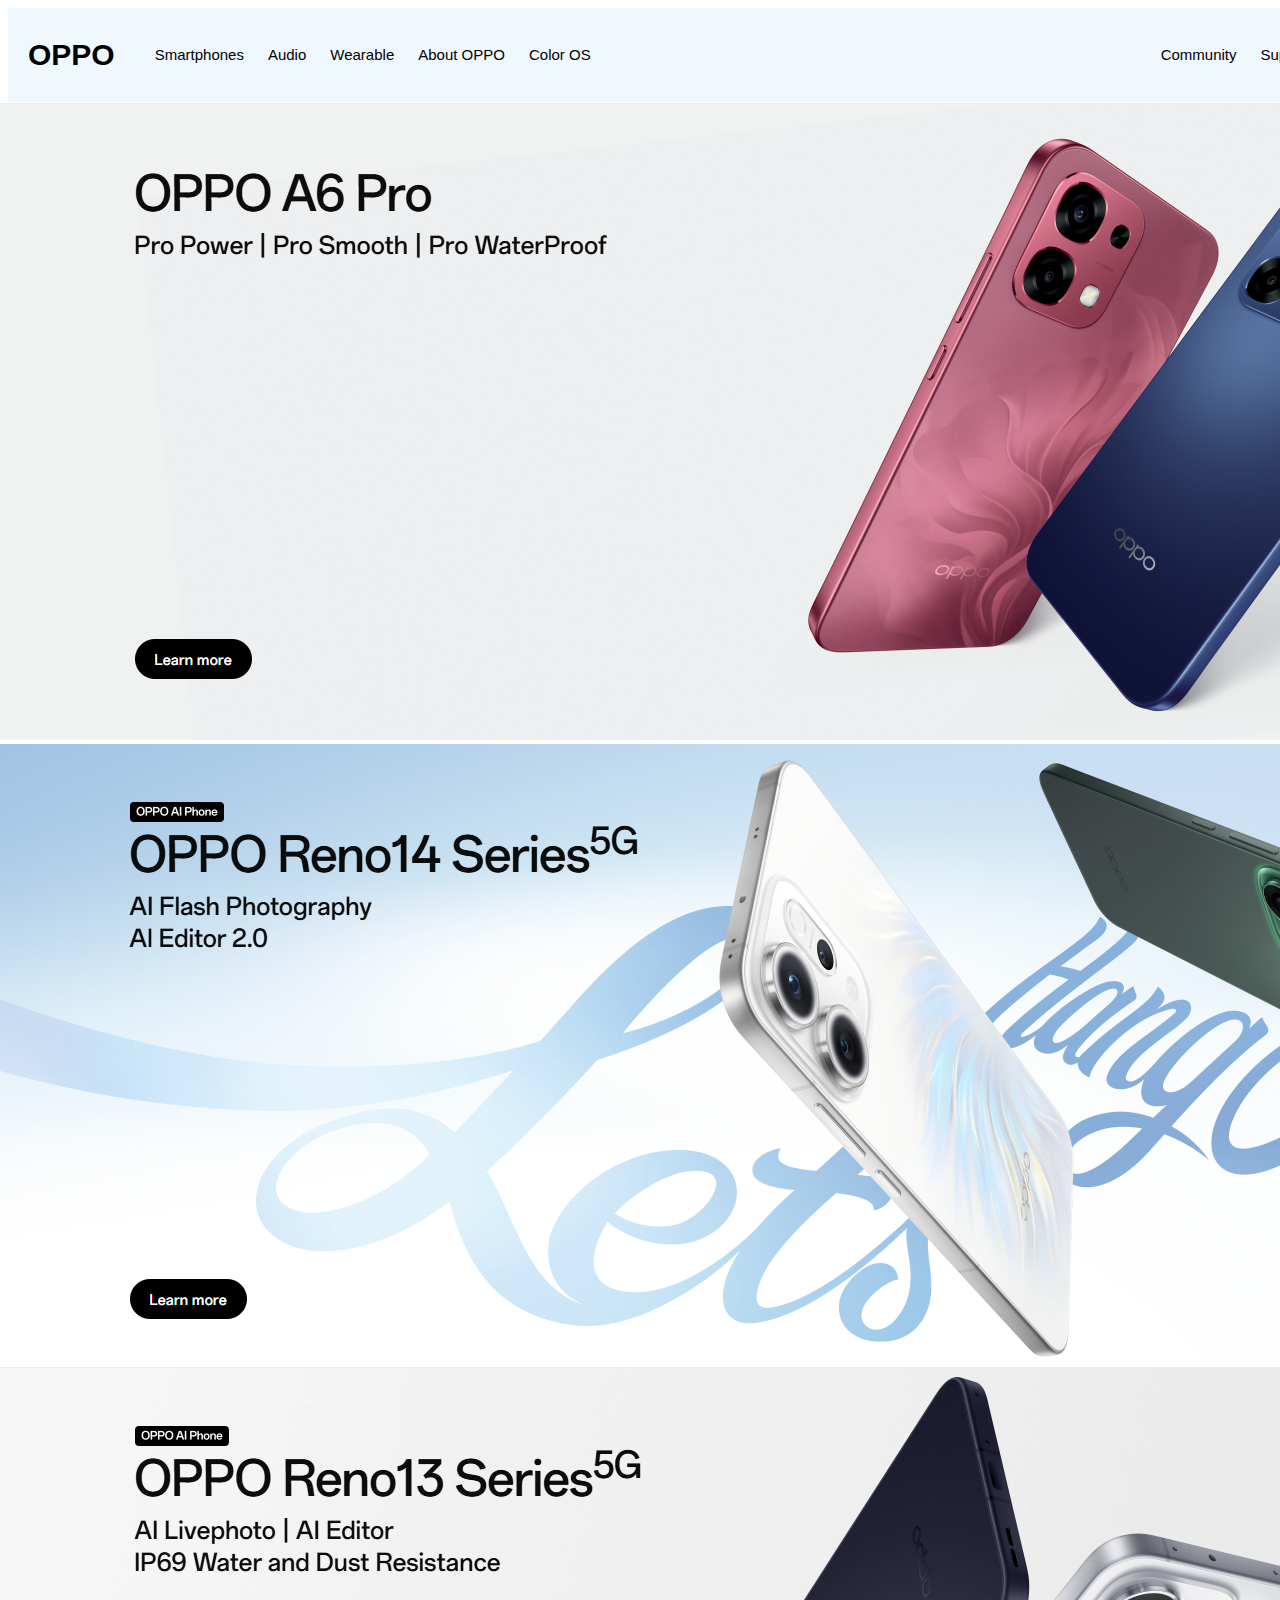
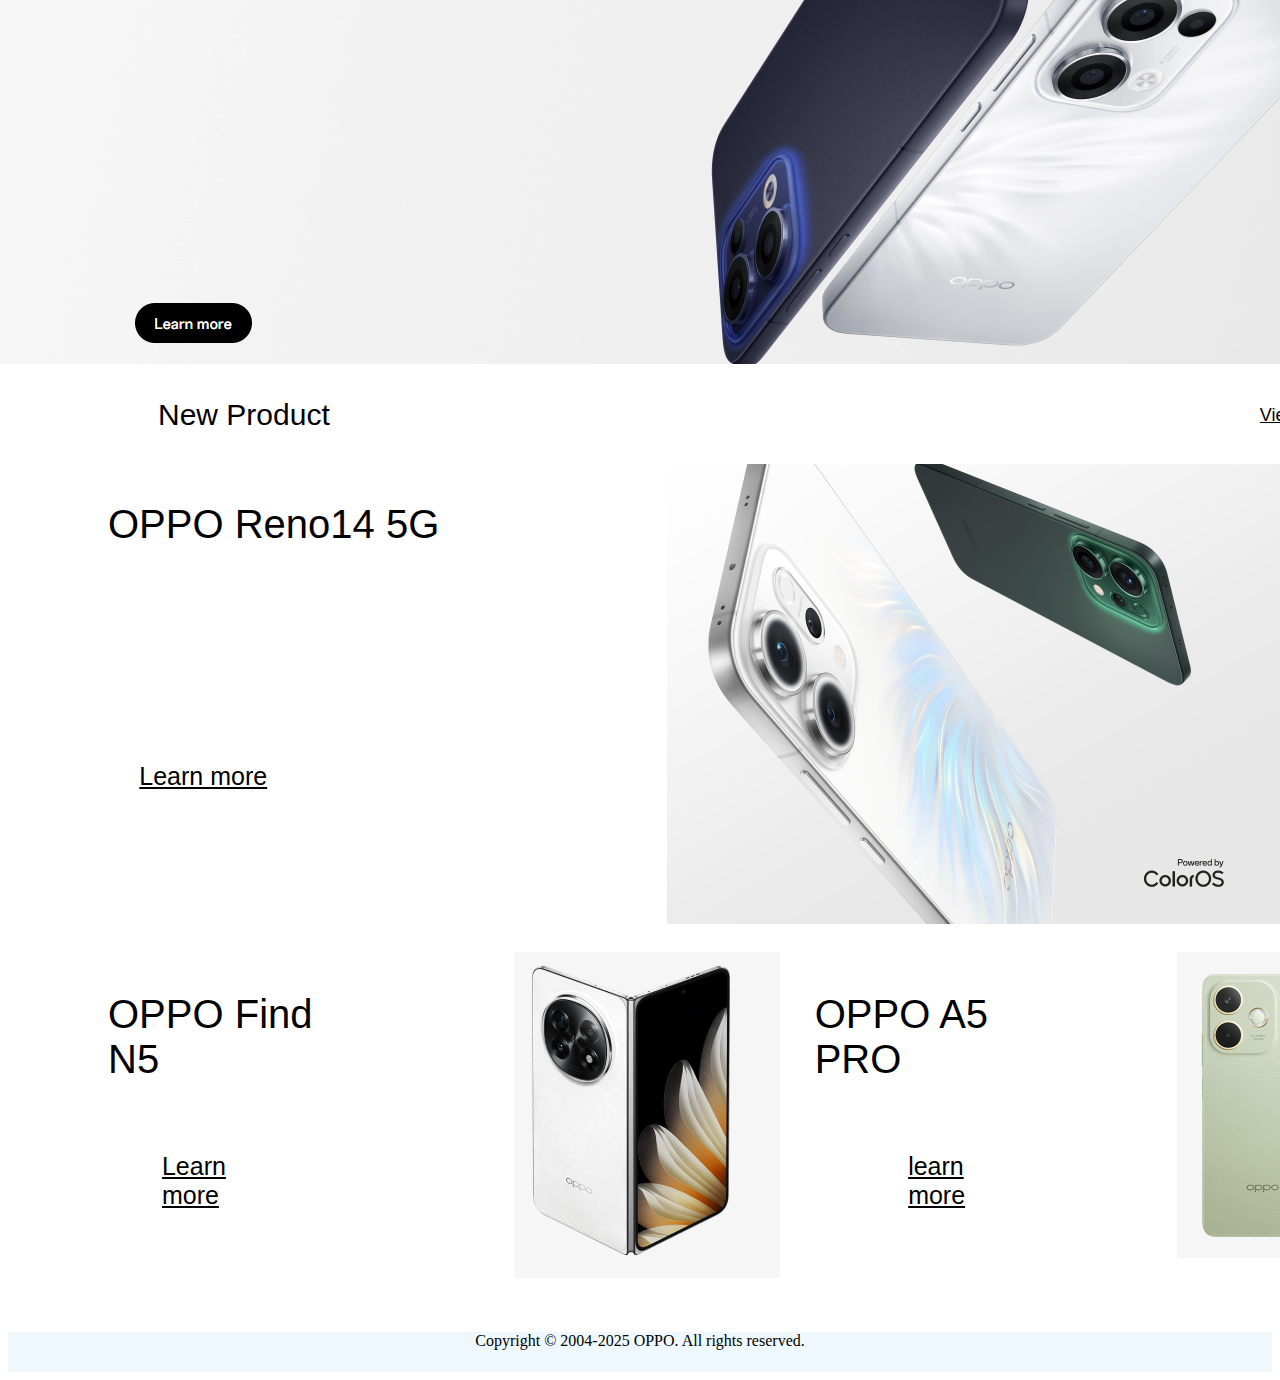
<file: index.html>
<!DOCTYPE html>
<html lang="en">
<head>
    <meta charset="UTF-8">
    <meta name="viewport" content="width=device-width, initial-scale=1.0">
    <title>OPPO</title>
    <link rel="stylesheet" href="styles.css">
</head>
<body>
    <nav class="one">
        <div class="two">
            <p>OPPO</p>
            <div class="three">
                <a href="./about.html">Smartphones</a>
                <a href="./about.html">Audio</a>
                <a href="./about.html">Wearable</a>
                <a href="./about.html">About OPPO</a>
                <a href="./about.html">Color OS</a>
                
            </div>
               <div class="four">
            <a href="./community.html">Community</a>
            <a href="./support.html">Support</a>
        </div>
        </div>
     
    </nav>
    <div class="all">
    <div class="five">
        <img src="./Screenshot 2025-10-08 021453.png" alt="">
    </div>
    <div class="six">
        <img src="./Screenshot 2025-10-08 023131.png" alt="">
    </div>
    <div class="seven">
        <img src="./Screenshot 2025-10-08 023457.png" alt="">
    </div>
    </div>
    <div class="ok">
        <div class="pro">
            <p>New Product</p>
            <div class="Prod">
                <a href="./audio.html">View more produvt</a>
            </div>
        </div>
    </div>
    <div class="eight">
        <div class="nine">
            <p>OPPO Reno14 5G</p>
          
            <a href="./about.html">Learn more</a>
            <div class="ten">
                <img src="./Screenshot 2025-10-08 025121.png" alt="">
            </div>
        </div>
    </div>
    <div class="top">
        <div class="end">
            <p>OPPO Find N5</p>
            <a href="./about.html">Learn more</a>
            <div class="po">
                <img src="./Screenshot 2025-10-08 032406.png" alt="">
            </div>
        </div>
        <div class="to">
            <p>OPPO A5 PRO</p>
            <a href="./about.html">learn more</a>
            <div class="lo">
                <img src="./Screenshot 2025-10-08 033256.png" alt="">
            </div>
        </div>
    </div>
    <footer>
        Copyright © 2004-2025 OPPO. All rights reserved.
    </footer>
</body>
</html>
</file>
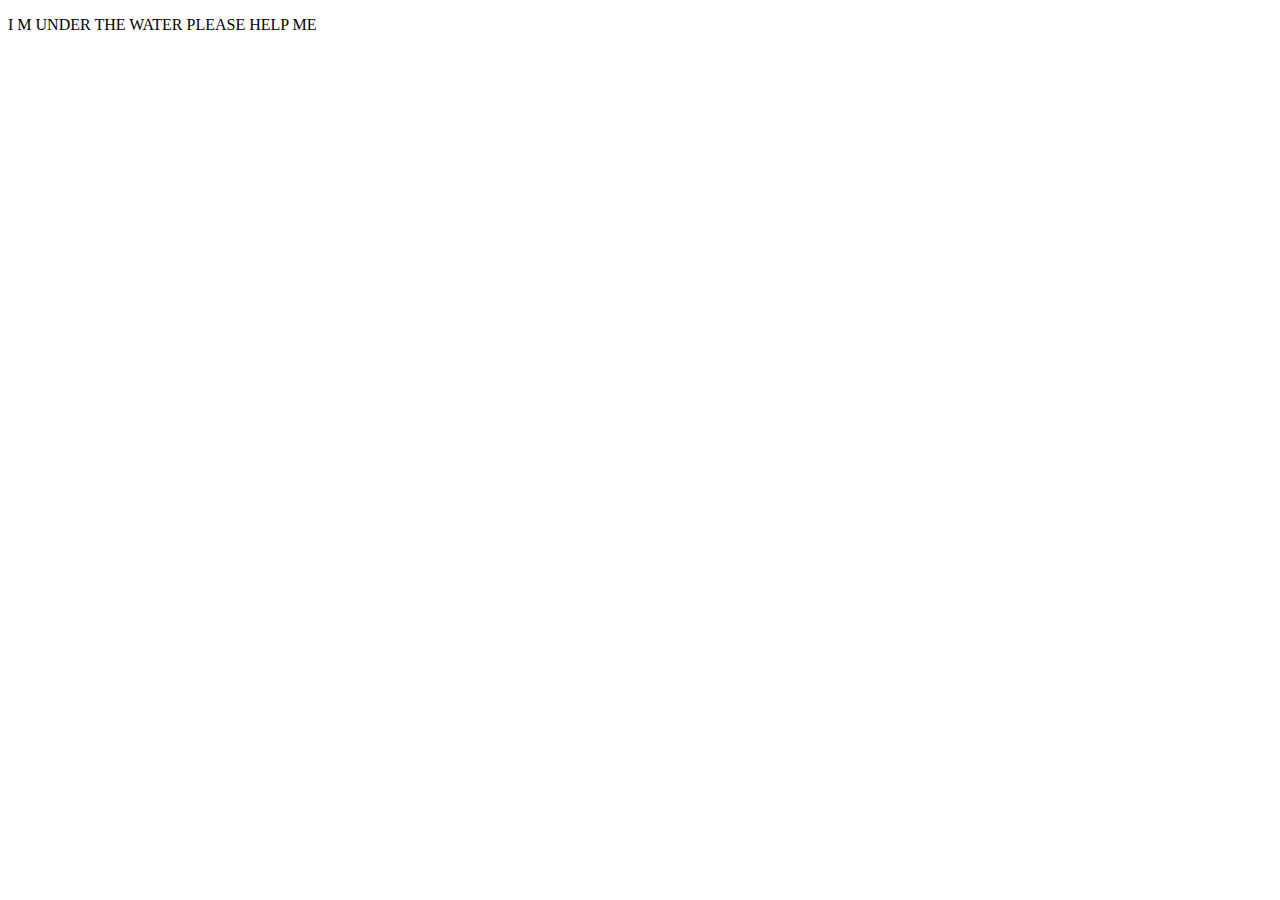
<file: community.html>
<!DOCTYPE html>
<html lang="en">
<head>
    <meta charset="UTF-8">
    <meta name="viewport" content="width=device-width, initial-scale=1.0">
    <title>Document</title>
</head>
<body>
    <p>I M UNDER THE WATER PLEASE HELP ME</p>
</body>
</html>
</file>
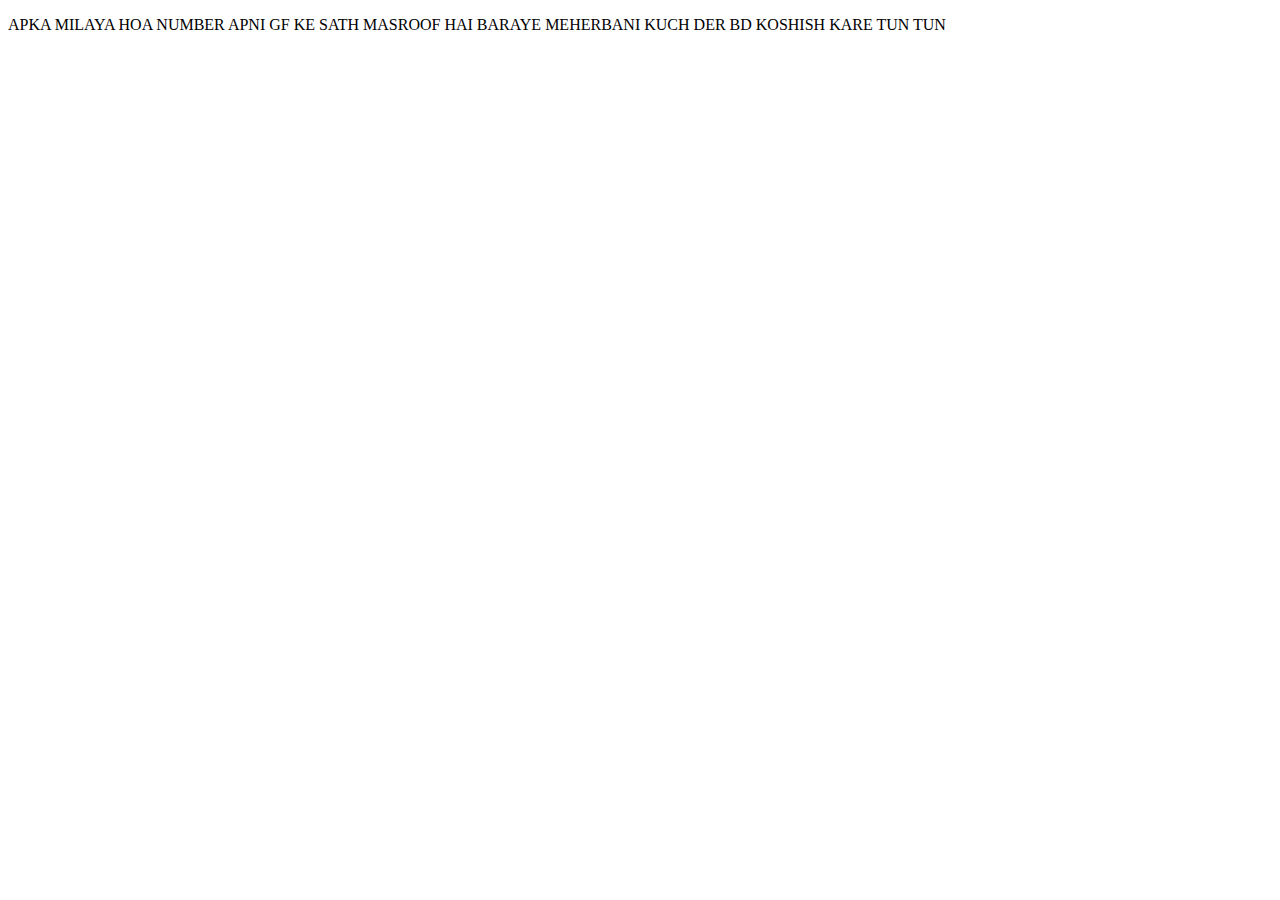
<file: support.html>
<!DOCTYPE html>
<html lang="en">
<head>
    <meta charset="UTF-8">
    <meta name="viewport" content="width=device-width, initial-scale=1.0">
    <title>Document</title>
</head>
<body>
    <p>APKA MILAYA HOA NUMBER APNI GF KE SATH MASROOF HAI BARAYE MEHERBANI KUCH DER BD KOSHISH KARE TUN TUN</p>
</body>
</html>
</file>
<file: styles.css>
nav{
margin-top: 0;
   background-color: aliceblue;
   width: 1565px;

  
}

.two{
    display: flex;
    align-items: center;
}
.two a{
    padding: 10px;
    position: relative;
    left: 50px;
    font-size: 15px;
    font-family: 'Lucida Sans', 'Lucida Sans Regular', 'Lucida Grande', 'Lucida Sans Unicode', Geneva, Verdana, sans-serif;
    color: black;
    text-decoration: none;

}


.four a{
    position: relative;
    left: 600px;
}
.two p{
    font-size: 30px;
    font-weight: bold;
    font-family: 'Gill Sans', 'Gill Sans MT', Calibri, 'Trebuchet MS', sans-serif;
    position: relative;
    left: 20px;
}


.all{
    position: relative;
    right: 10px;
}
.pro{
    display: flex;
    align-items: center;
   position: relative;
    left: 150px;
}
.pro p{
    font-size: 30px;
    font-family: 'Gill Sans', 'Gill Sans MT', Calibri, 'Trebuchet MS', sans-serif;
}
.pro a{
      position: relative;
    left: 930px;
color: black;

    font-family: 'Gill Sans', 'Gill Sans MT', Calibri, 'Trebuchet MS', sans-serif;
    font-size: 18px;
}
.nine{
    display: flex;
}
.nine img{
        position: relative;
    left: 200px;
}
.nine p{
    font-size: 40px;

    position: relative;
    left: 100px;
        font-family: 'Gill Sans', 'Gill Sans MT', Calibri, 'Trebuchet MS', sans-serif;
}
.nine a{
 padding-top: 300px;
 font-size: 25px;
color: black;
    font-family: 'Gill Sans', 'Gill Sans MT', Calibri, 'Trebuchet MS', sans-serif;
 position: relative;
 right: 200px;
   
}
.end{
    display: flex;
    position: relative;
    left: 100px;
}
.end img{
    position: relative;
    left: 30px;
}
.end p{
    font-size: 40px;
        font-family: 'Gill Sans', 'Gill Sans MT', Calibri, 'Trebuchet MS', sans-serif;
}
.end a{
     padding-top: 200px;
 font-size: 25px;
color: black;
    font-family: 'Gill Sans', 'Gill Sans MT', Calibri, 'Trebuchet MS', sans-serif;
 position: relative;
 right: 200px;
}
.top{
    display: flex;
    margin-top: 20px;
}
.to{
    display: flex;
    position: relative;
    left: 300px;
}
.to p{
    font-size: 40px;
        font-family: 'Gill Sans', 'Gill Sans MT', Calibri, 'Trebuchet MS', sans-serif;
        position: relative;
        right: 135px;
}
.to img{
    position: relative;
    right: 145px;
}
.to a{
         padding-top: 200px;
 font-size: 25px;
color: black;
    font-family: 'Gill Sans', 'Gill Sans MT', Calibri, 'Trebuchet MS', sans-serif;
 position: relative;
 right: 300px;
}
footer{
    background-color: aliceblue;
    height: 40px;
    align-items: center;
    text-align: center;
    margin-top: 50px;
}
</file>
